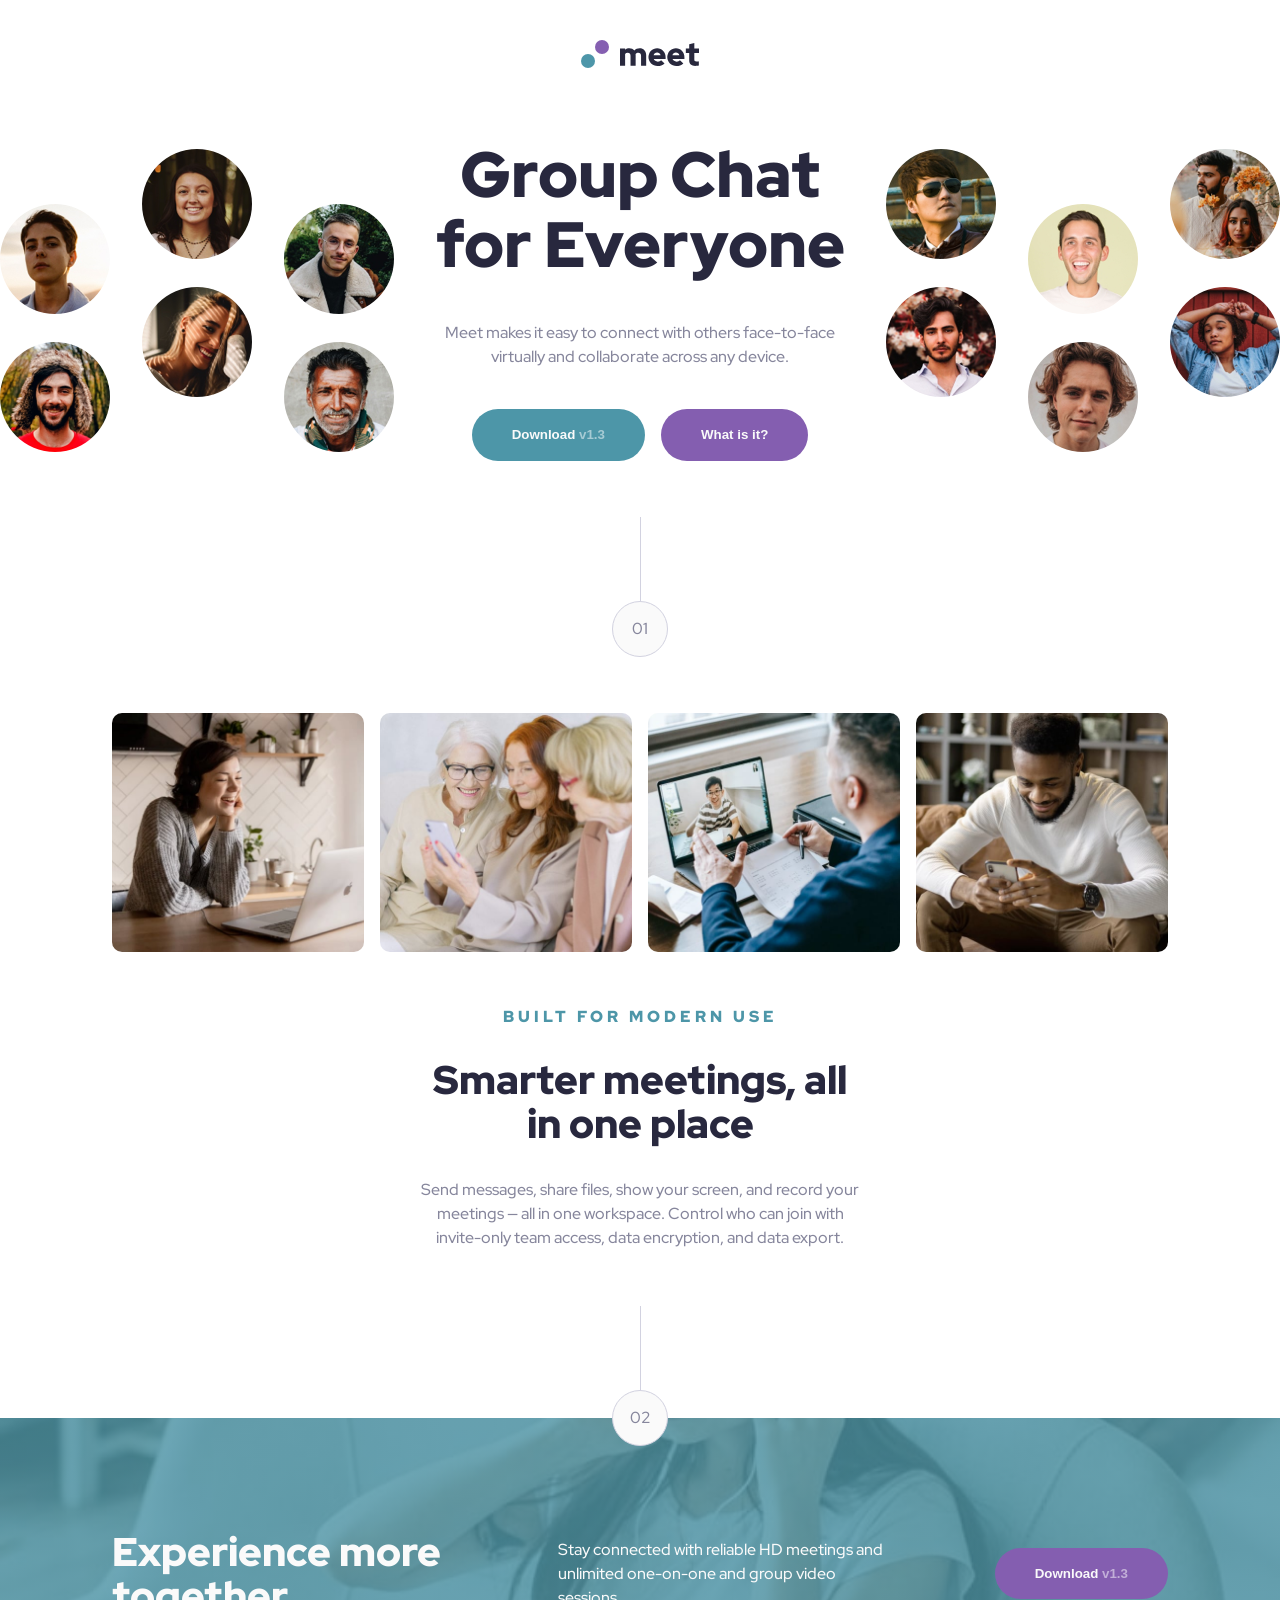
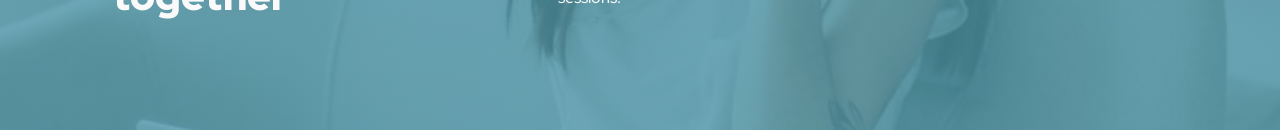
<file: index.html>
<!doctype html>
<html lang="en">
  <head>
    <meta charset="UTF-8" />
    <meta name="viewport" content="width=device-width, initial-scale=1.0" />

    <link
      rel="icon"
      type="image/png"
      sizes="32x32"
      href="./assets/favicon-32x32.png"
    />
    <link rel="stylesheet" href="style.css" />
    <title>Frontend Mentor | Meet landing page</title>
  </head>
  <body>
    <header>
      <img src="assets/logo.svg" alt="meet logo" />
    </header>
    <main>
      <div class="hero">
        <img class="hero-side hero-left" src="assets/desktop/image-hero-left.png" alt="">
        <div class="hero-content">
          <img class="hero-img" src="assets/tablet/image-hero.png" " alt="">
      <h1>Group Chat 
        for Everyone</h1>
      <p>
        Meet makes it easy to connect with others face-to-face virtually and
        collaborate across any device.
      </p>
      <div class="hero-btns">
        <button class="cyan-btn">Download <span class="version">v1.3</span></button>
        <button class="purple-btn">What is it?</button>
      </div>
    </div>
    <img class="hero-side hero-right" src="assets/desktop/image-hero-right.png" alt="">
      </div>
      <div class="step">
        <div class="step-line"></div>
        <span class="step-circle">01</span>
      </div>
      <div class="image-grid">
        <img src="assets/desktop/image-woman-in-videocall.jpg" alt="">
        <img src="assets/desktop/image-women-videochatting.jpg" alt="">
        <img src="assets/desktop/image-men-in-meeting.jpg" alt="">
        <img src="assets/desktop/image-man-texting.jpg" alt="">
      </div>
      <span class="overline">Built for modern use</span>
      <h2>Smarter meetings, all in one place</h2>
      <p>
      Send messages, share files, show your screen, and record your meetings —
      all in one workspace. Control who can join with invite-only team access,
      data encryption, and data export.
      </p>
      <div class="step">
        <div class="step-line"></div>
        <span class="step-circle">02</span>
      </div>
    </main>
    <footer>
      <h2>Experience more together</h2>
      <p>
        Stay connected with reliable HD meetings and
      unlimited one-on-one and group video sessions.
      </p>
      <button class="purple-btn">Download <span class="version">v1.3</span></button>
    </footer>
  </body>
</html>
</file>
<file: style.css>
@import url('https://fonts.googleapis.com/css2?family=Red+Hat+Display:ital,wght@0,300..900;1,300..900&display=swap');

/* css reset */
*, *::before, *::after {
    box-sizing: border-box;
    margin: 0;
}

:root {
    /* font family*/
    --ff-redhat: 'Red Hat Display', sans-serif;

    /* font weight */
    --fw-medium: 500;
    --fw-black: 900;

    /* font size */
    --fs-100: 12px;
    --fs-150: 14px;
    --fs-200: 16px;
    --fs-250: 18px;
    --fs-400: 32px;
    --fs-450: 36px;
    --fs-500: 40px;
    --fs-600: 48px;
    --fs-800: 64px;

    /* line height */
    --lh-110: 1.1;
    --lh-150: 1.5;

    /* spacing */
    --sp-1400: 112px;
    --sp-1000: 80px;
    --sp-900: 72px;
    --sp-800: 64px;
    --sp-700: 56px;
    --sp-500: 40px;
    --sp-400: 32px;
    --sp-300: 24px;
    --sp-200: 16px;
    --sp-100: 8px;
    --sp-50: 4px;

    /* colors */
    --clr-cyan-600: hsl(192, 37%, 48%);
    --clr-cyan-300: hsl(192, 90%, 77%);
    --clr-purple-600: hsl(268, 34%, 53%);
    --clr-purple-300: hsl(268, 100%, 86%);
    --clr-slate-900: hsl(240, 21%, 20%);
    --clr-slate-600: hsl(240, 10%, 57%);
    --clr-slate-300: hsl(240, 18%, 85%);
    --clr-white: hsl(0, 0%, 98%)

}

html, body {
    overflow-x: hidden;
}

body {
    font-family: var(--ff-redhat);
    color: var(--clr-slate-600);
    font-weight: var(--fw-medium);
    font-size: var(--fs-200);
    line-height: var(--lh-150);
    display: flex;
    flex-direction: column;
    align-items: center;
    text-align: center;
}

header {
    padding: var(--sp-500);
}

main {
    display: flex;
    flex-direction: column;
    align-items: center;
    gap: var(--sp-400);
    padding-inline: var(--sp-400);
    margin-block-start: var(--sp-400);
}

h1 {
    font-size: var(--fs-500);
    font-weight: var(--fw-black);
    line-height: var(--lh-110);
    color: var(--clr-slate-900);
    max-width: 280px;
}

h2 {
    font-size: var(--fs-400);
    font-weight: var(--fw-black);
    line-height: var(--lh-110);
    color: var(--clr-slate-900)
}

p {
    max-width: 438px;
    margin-inline: auto;
}

button {
    color: var(--clr-white);
    font-weight: var(--fw-black);
    line-height: var(--lh-150);
    padding-block: var(--sp-200);
    padding-inline: var(--sp-500);
    border-radius: 100px;
    border: none;
    cursor: pointer;
}

img {
    max-width: 100%;
    display: block;
}

footer {
    background-image: linear-gradient(hsl(192, 37%, 48%, 0.8), hsl(192, 37%, 48%, 0.8)), url("assets/mobile/image-footer.jpg");
    background-size: cover;
    background-position: center;
    color: var(--clr-white);
    padding-block: var(--sp-800);
    padding-inline: var(--sp-400);
    display: flex;
    flex-direction: column;
    align-items: center;
    gap: var(--sp-300);
    margin-block-start: -28px;
    align-self: stretch;
}

footer h2 {
    color: var(--clr-white);
}

.overline {
    font-size: var(--fs-100);
    font-weight: var(--fw-black);
    line-height: var(--lh-110);
    letter-spacing: 4px; 
    text-transform: uppercase; 
    color: var(--clr-cyan-600);
    margin-block-start: var(--sp-300);
}

.hero-btns {
    display: flex;
    flex-direction: column;
    gap: var(--sp-200);
    align-items: center;
}

.cyan-btn {
    background-color: var(--clr-cyan-600);
}

.purple-btn {
    background-color: var(--clr-purple-600);
}

.image-grid {
    display: grid;
    grid-template-columns: 1fr 1fr;
    gap: var(--sp-200);
    margin-block-start: var(--sp-300);
}

.image-grid > img {
    border-radius: 10px;
}

.step-circle {
    display: flex;
    justify-content: center;
    align-items: center;
    position: relative;
    z-index: 1;
    width: 56px;
    height: 56px;
    border-radius: 50%;
    border: 1px var(--clr-slate-300) solid;
    background-color: var(--clr-white);
}

.step {
    display: flex;
    flex-direction: column;
    align-items: center;
    margin-block-start: var(--sp-300);
}

.step-line {
    width: 1px;
    height: 84px;
    background-color: var(--clr-slate-300);
}

.hero-img {
    max-width: none;
    width: 115vw;
    margin-inline: calc(50% - 57.5vw);
}

.version {
    color: hsl(0 0% 100% / 0.5);
}

.hero-side {
    display: none;
}

.hero-content {
    display: flex;
    flex-direction: column;
    align-items: center;
    gap: var(--sp-500);
}

@media (min-width: 768px) {
    h1 {
        font-size: var(--fs-600);
        max-width: 350px;
    }

    h2 {
        font-size: var(--fs-450);
    }

    main > h2 {
        max-width: 450px;
    }

    footer {
        background-image:
        linear-gradient(hsl(192, 37%, 48%, 0.8), hsl(192, 37%, 48%, 0.8)),
        url("assets/tablet/image-footer.jpg");
    }

    .hero-img {
        width: 105vw;
        margin-inline: calc(50% - 52.5vw);
    }

    .hero-btns {
        flex-direction: row;
    }

    .image-grid {
        grid-template-columns: 1fr 1fr 1fr 1fr;
    }

    .overline {
        font-size: var(--fs-150);
    }

}

@media (min-width: 1024px) {
    main {
        padding-inline: var(--sp-1400);
    }

    h1 {
        font-size: var(--fs-800);
        max-width: 800px;
    }

    h2 {
        font-size: var(--fs-500);
    }

    footer {
        flex-direction: row;
        justify-content: space-evenly;
        text-align: left;
        padding-inline: var(--sp-1400);
        padding-block: var(--sp-1400);
        
    }

    footer > h2 {
        max-width: 350px;
    }

    footer > p {
        max-width: 340px;
    }

    .overline {
        font-size: var(--fs-200);
    }
    
    .hero-img {
        display: none;
    }

    .hero-side {
        display: block;
    }
    
    .hero {
        display: flex;
        width: 100vw;
        margin-inline: calc(50% - 50vw);
        align-items: center;
        justify-content: space-between;
        gap: var(--sp-500);
    }

    .cyan-btn:hover {
        background-color: var(--clr-cyan-300);
    }

    .purple-btn:hover {
        background-color: var(--clr-purple-300);
    }

}
</file>
